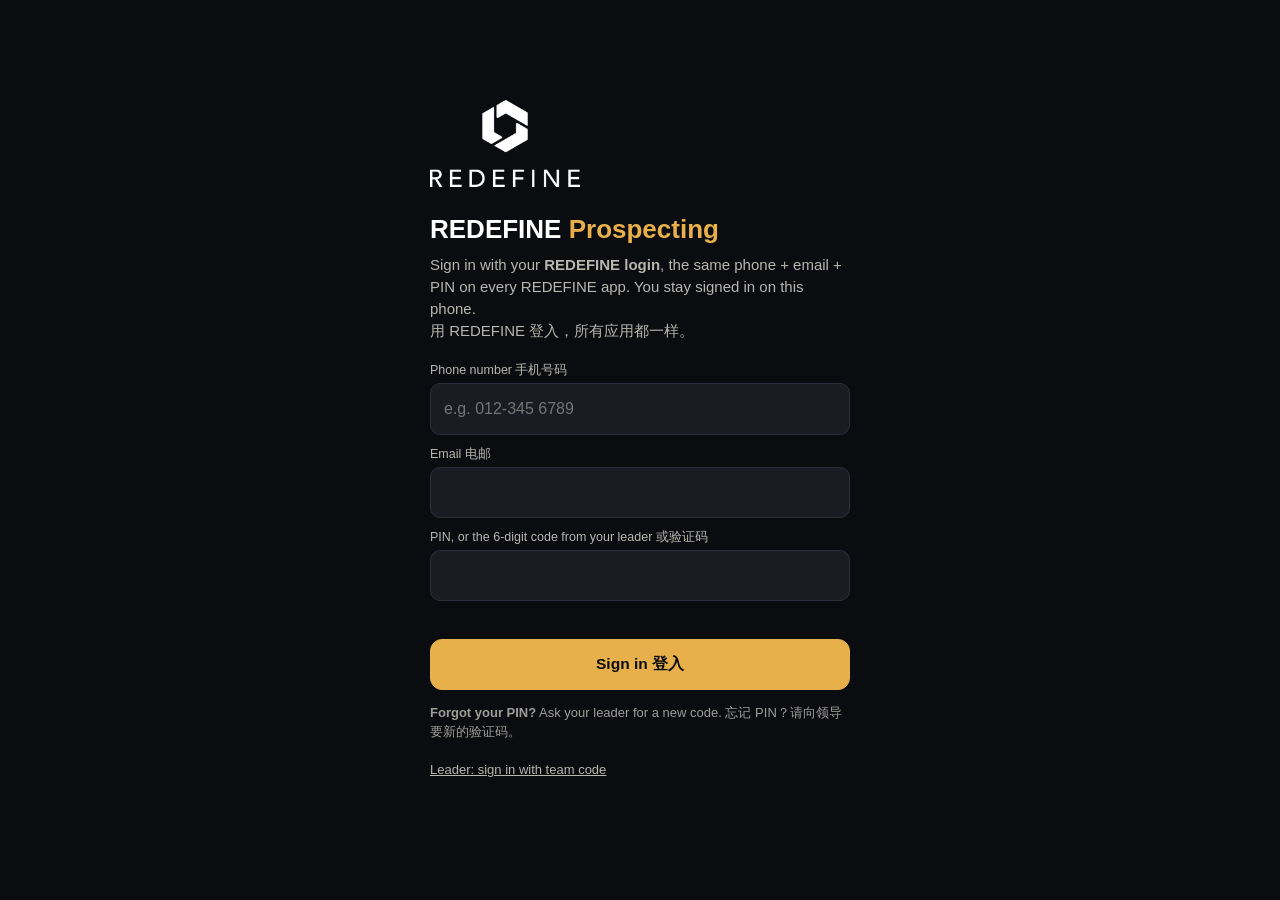
<file: docs/index.html>
<!doctype html>
<html lang="en">
<head>
<meta charset="utf-8">
<meta name="viewport" content="width=device-width, initial-scale=1, viewport-fit=cover">
<title>REDEFINE Prospecting</title>
<meta name="description" content="Snap your referral page. The app counts it, hides client privacy and cheers you on.">
<meta name="theme-color" content="#0B0C10">
<meta name="apple-mobile-web-app-capable" content="yes">
<meta name="apple-mobile-web-app-status-bar-style" content="black-translucent">
<meta name="apple-mobile-web-app-title" content="Prospecting">
<link rel="manifest" href="manifest.webmanifest">
<link rel="icon" href="icons/icon-192.png" type="image/png">
<link rel="apple-touch-icon" href="icons/apple-touch-icon.png">
<link rel="stylesheet" href="style.css">
</head>
<body>
<div id="app"></div>
<div id="toasts" aria-live="polite"></div>
<div id="modal-root"></div>
<script src="config.js"></script>
<script src="sound.js"></script>
<script src="redact.js"></script>
<script src="core.js"></script>
<script src="app.js"></script>
</body>
</html>
</file>
<file: docs/style.css>
:root {
  --ink: #0B0C10; --ink-2: #1A1C24; --gold: #E8B04B; --gold-deep: #B9851F; --cream: #F4EFE4;
  --blue: #3D55E0; --blue-soft: #DCE2FB;
  --bg: #F4EFE4; --card: #FFFFFF; --line: #E4DCCB; --text: #16171C; --muted: #6B6A66; --faint: #9A978F;
  --good: #1F8A4C; --good-bg: #E3F4EA; --warn: #A86500; --warn-bg: #FFF1D6; --bad: #B4232A; --bad-bg: #FBE4E5;
  --bar: #3D55E0; --bar-soft: #AEB9F2; --grid: #ECE6D9;
  --shadow: 0 1px 2px rgba(0,0,0,.06), 0 4px 14px rgba(0,0,0,.05);
  --safe-b: env(safe-area-inset-bottom, 0px);
}
@media (prefers-color-scheme: dark) {
  :root {
    --bg: #0E0F14; --card: #181A22; --line: #2A2D38; --text: #EEECE6; --muted: #A9A69E; --faint: #77756F;
    --blue-soft: #222B5A; --good-bg: #13311F; --warn-bg: #3A2A0C; --bad-bg: #3A1517; --good: #5BD08A; --warn: #F0B54D; --bad: #F2777C;
    --bar: #7C8EF0; --bar-soft: #3B4785; --grid: #23262F; --shadow: none;
  }
}
* { box-sizing: border-box; -webkit-tap-highlight-color: transparent; }
html, body { margin: 0; background: var(--bg); color: var(--text); font: 15px/1.45 -apple-system, BlinkMacSystemFont, "Segoe UI", Roboto, "Noto Sans SC", "PingFang SC", sans-serif; }
body { overflow-x: hidden; }
button, input, textarea, select { font: inherit; color: inherit; }
button { cursor: pointer; }
a { color: var(--blue); }
.wrap { max-width: 640px; margin: 0 auto; padding: 0 14px; }

/* header */
.top { position: sticky; top: 0; z-index: 20; background: var(--ink); color: #fff; padding: calc(env(safe-area-inset-top, 0px) + 10px) 0 10px; }
.top .wrap { display: flex; align-items: center; gap: 10px; }
.brand { display: flex; align-items: center; gap: 9px; flex: 1; min-width: 0; }
.brand img { width: 30px; height: 30px; object-fit: contain; }
.brand b { font-size: 16px; letter-spacing: .3px; white-space: nowrap; }
.brand b span { color: var(--gold); }
.brand small { display: block; font-size: 11px; color: #B9B6AE; font-weight: 400; }
.icon-btn { background: rgba(255,255,255,.1); border: 0; color: #fff; width: 38px; height: 38px; border-radius: 50%; font-size: 17px; display: grid; place-items: center; position: relative; }
.icon-btn.on { background: var(--gold); color: var(--ink); }

/* tabs */
.tabs { position: fixed; left: 0; right: 0; bottom: 0; z-index: 30; background: var(--card); border-top: 1px solid var(--line); padding-bottom: var(--safe-b); }
.tabs .wrap { display: grid; grid-template-columns: repeat(5, 1fr); padding: 0; }
.tab { background: none; border: 0; padding: 7px 0 8px; font-size: 11px; color: var(--muted); display: flex; flex-direction: column; align-items: center; gap: 1px; position: relative; }
.tab i { font-style: normal; font-size: 20px; line-height: 1.2; }
.tab.active { color: var(--text); font-weight: 600; }
.tab.snap i { background: var(--gold); color: var(--ink); width: 50px; height: 50px; border-radius: 50%; display: grid; place-items: center; margin-top: -24px; box-shadow: 0 4px 14px rgba(232,176,75,.45); font-size: 24px; border: 3px solid var(--card); }
.badge { position: absolute; top: 3px; left: 54%; background: #E5383B; color: #fff; font-size: 10px; font-weight: 700; min-width: 17px; height: 17px; border-radius: 9px; padding: 0 4px; display: grid; place-items: center; }
main { padding: 14px 0 calc(96px + var(--safe-b)); }

/* cards */
.card { background: var(--card); border: 1px solid var(--line); border-radius: 16px; padding: 14px; margin-bottom: 12px; box-shadow: var(--shadow); }
.row { display: flex; align-items: center; gap: 10px; }
.grow { flex: 1; min-width: 0; }
.av { width: 38px; height: 38px; border-radius: 50%; display: grid; place-items: center; font-weight: 700; color: #fff; flex: none; font-size: 15px; }
.av.sm { width: 28px; height: 28px; font-size: 12px; }
.name { font-weight: 650; }
.muted { color: var(--muted); }
.faint { color: var(--faint); font-size: 12.5px; }
.big-num { font-size: 34px; font-weight: 800; line-height: 1; color: var(--blue); font-variant-numeric: tabular-nums; }
.pill { font-size: 11.5px; font-weight: 650; padding: 3px 9px; border-radius: 99px; white-space: nowrap; }
.pill.pending { background: var(--warn-bg); color: var(--warn); }
.pill.approved { background: var(--good-bg); color: var(--good); }
.pill.partial { background: var(--blue-soft); color: var(--blue); }
.pill.rejected { background: var(--bad-bg); color: var(--bad); }
.chips { display: flex; flex-wrap: wrap; gap: 6px; margin: 10px 0 2px; }
.chip { background: var(--bg); border: 1px solid var(--line); border-radius: 99px; padding: 3px 10px; font-size: 13px; }
.chip.dup { border-color: var(--warn); }
.chip.rej { text-decoration: line-through; color: var(--faint); }
.photo-box { margin-top: 10px; border-radius: 12px; overflow: hidden; background: var(--bg); min-height: 60px; display: grid; place-items: center; color: var(--faint); font-size: 13px; border: 1px solid var(--line); }
.photo-box img { width: 100%; display: block; }
.actions { display: flex; gap: 6px; margin-top: 10px; flex-wrap: wrap; }
.btn { text-decoration: none; color: inherit; border: 1px solid var(--line); background: var(--card); border-radius: 12px; padding: 9px 14px; font-weight: 600; font-size: 14px; display: inline-flex; align-items: center; gap: 6px; justify-content: center; }
.btn.primary { background: var(--ink); color: #fff; border-color: var(--ink); }
.btn.gold { background: var(--gold); color: var(--ink); border-color: var(--gold); }
.btn.wa { background: #25D366; color: #fff; border-color: #25D366; }
.btn.danger { color: var(--bad); }
.btn.block { width: 100%; padding: 13px; font-size: 15.5px; }
.btn:disabled { opacity: .45; }
.btn.sm { padding: 6px 10px; font-size: 13px; border-radius: 10px; }
@media (prefers-color-scheme: dark) { .btn.primary { background: var(--gold); color: var(--ink); border-color: var(--gold); } }

/* milestone */
.milestone { background: linear-gradient(135deg, #1A1C24, #0B0C10); color: #fff; border: 1px solid #2c2f3a; }
.milestone .big { font-size: 18px; font-weight: 750; margin: 4px 0; }
.milestone .faint { color: #B9B6AE; }

/* comments */
.cmts { margin-top: 10px; border-top: 1px solid var(--line); padding-top: 8px; }
.cmt { display: flex; gap: 8px; margin: 7px 0; font-size: 14px; }
.cmt .bubble { background: var(--bg); border-radius: 12px; padding: 6px 10px; }
.cmt .bubble b { font-size: 12.5px; }
.cbox { display: flex; gap: 6px; margin-top: 6px; }
.cbox input { flex: 1; min-width: 0; border: 1px solid var(--line); background: var(--bg); border-radius: 99px; padding: 8px 13px; }

/* board */
.seg { display: flex; gap: 6px; overflow-x: auto; margin-bottom: 12px; }
.seg button { border: 1px solid var(--line); background: var(--card); border-radius: 99px; padding: 6px 13px; font-size: 13px; white-space: nowrap; }
.seg button.on { background: var(--ink); color: #fff; border-color: var(--ink); }
@media (prefers-color-scheme: dark) { .seg button.on { background: var(--gold); color: var(--ink); border-color: var(--gold); } }
.tiles { display: grid; grid-template-columns: 1fr 1fr; gap: 10px; margin-bottom: 12px; }
.tile { background: var(--card); border: 1px solid var(--line); border-radius: 14px; padding: 12px; }
.tile .k { font-size: 12px; color: var(--muted); }
.tile .v { font-size: 26px; font-weight: 800; font-variant-numeric: tabular-nums; line-height: 1.15; }
.tile .s { font-size: 12px; color: var(--faint); }
h2 { font-size: 16px; margin: 0 0 4px; }
h3 { font-size: 14px; margin: 0 0 8px; color: var(--muted); font-weight: 600; }
.legend { display: flex; gap: 14px; font-size: 12px; color: var(--muted); margin: 4px 0 8px; }
.legend i { display: inline-block; width: 10px; height: 10px; border-radius: 3px; margin-right: 5px; vertical-align: -1px; }
.lb-row { display: grid; grid-template-columns: 22px 1fr; gap: 8px; align-items: center; margin: 8px 0; }
.lb-rank { font-weight: 700; color: var(--muted); text-align: center; font-size: 13px; }
.lb-top { display: flex; justify-content: space-between; font-size: 13.5px; margin-bottom: 3px; gap: 8px; }
.lb-top b { font-variant-numeric: tabular-nums; }
.lb-bar { display: flex; gap: 2px; height: 12px; }
.lb-bar span { display: block; height: 100%; }
.lb-bar span:first-child { border-radius: 4px 0 0 4px; }
.lb-bar span:last-child { border-radius: 0 4px 4px 0; }
.lb-bar span:only-child { border-radius: 4px; }
.chart { position: relative; }
.chart svg { width: 100%; display: block; overflow: visible; }
.tip { position: absolute; pointer-events: none; background: var(--ink); color: #fff; font-size: 12px; padding: 5px 8px; border-radius: 8px; white-space: nowrap; transform: translate(-50%, -110%); display: none; z-index: 5; }
table.data { width: 100%; border-collapse: collapse; font-size: 13px; }
table.data th { text-align: left; font-weight: 600; color: var(--muted); font-size: 12px; padding: 6px 4px; border-bottom: 1px solid var(--line); }
table.data th, table.data td { white-space: nowrap; }
.seg { scrollbar-width: none; } .seg::-webkit-scrollbar { display: none; }
table.data td { padding: 7px 4px; border-bottom: 1px solid var(--line); font-variant-numeric: tabular-nums; }
table.data td.n, table.data th.n { text-align: right; }
.scroll-x { overflow-x: auto; }

/* new referral */
.snap-hero { text-align: center; padding: 26px 16px; }
.snap-hero .big-ico { font-size: 52px; }
.canvas-wrap { position: relative; border-radius: 12px; overflow: hidden; border: 1px solid var(--line); background: #000; touch-action: none; }
.canvas-wrap canvas { width: 100%; display: block; }
.ref-edit { display: grid; grid-template-columns: 26px 1fr auto; gap: 8px; align-items: start; padding: 9px 0; border-bottom: 1px solid var(--line); }
.ref-edit:last-child { border-bottom: 0; }
.ref-edit .no { font-weight: 700; color: var(--muted); padding-top: 8px; text-align: center; }
.ref-edit input { width: 100%; border: 1px solid var(--line); background: var(--bg); border-radius: 10px; padding: 8px 10px; font-weight: 600; }
.ref-edit .priv { font-size: 12px; color: var(--faint); margin-top: 3px; }
.ref-edit.unclear input { border-color: var(--warn); background: var(--warn-bg); }
.notice { border-radius: 12px; padding: 10px 12px; font-size: 13.5px; margin: 10px 0; }
.notice.warn { background: var(--warn-bg); color: var(--warn); }
.notice.info { background: var(--blue-soft); color: var(--blue); }
.notice.bad { background: var(--bad-bg); color: var(--bad); }
.notice.good { background: var(--good-bg); color: var(--good); }
.check { display: flex; gap: 10px; align-items: flex-start; font-size: 14px; padding: 10px 0; }
.check input { width: 22px; height: 22px; flex: none; margin-top: 1px; accent-color: var(--ink); }
.field { display: block; margin: 10px 0; }
.field span { display: block; font-size: 12.5px; color: var(--muted); margin-bottom: 4px; }
.field input, .field textarea, .field select { width: 100%; border: 1px solid var(--line); background: var(--bg); border-radius: 10px; padding: 10px 12px; }
.spinner { width: 38px; height: 38px; border: 4px solid var(--line); border-top-color: var(--gold); border-radius: 50%; animation: spin .8s linear infinite; margin: 16px auto; }
@keyframes spin { to { transform: rotate(360deg); } }
.steps { font-size: 13.5px; margin: 8px 0; padding: 0; list-style: none; }
.steps li { padding: 3px 0; }

/* cheer */
.cheer { text-align: center; padding: 22px 14px; }
.cheer .num { font-size: 64px; font-weight: 850; color: var(--gold); line-height: 1; }
.cheer .msg-c { font-size: 17px; font-weight: 600; margin: 12px 0; }
.confetti { position: fixed; inset: 0; pointer-events: none; z-index: 60; }

/* sign-in */
.signin { min-height: 100vh; background: var(--ink); color: #fff; display: flex; flex-direction: column; justify-content: center; padding: 30px 22px; }
.signin .logo { width: 150px; height: auto; margin-bottom: 18px; }
.signin h1 { margin: 0; font-size: 26px; }
.signin h1 span { color: var(--gold); }
.signin p { color: #B9B6AE; margin: 6px 0 20px; }
.signin .field span { color: #B9B6AE; }
.signin .field input { background: #1A1C24; border-color: #2c2f3a; color: #fff; padding: 13px; font-size: 16px; }
.signin .btn.gold { margin-top: 8px; }
.signin .err { color: #F2777C; min-height: 20px; font-size: 14px; }
.signin .box { max-width: 420px; margin: 0 auto; width: 100%; }

/* toasts & modal */
#toasts { position: fixed; top: calc(env(safe-area-inset-top, 0px) + 8px); left: 0; right: 0; z-index: 80; display: flex; flex-direction: column; align-items: center; gap: 6px; pointer-events: none; padding: 0 10px; }
.toast { pointer-events: auto; background: var(--card); color: var(--text); border: 1px solid var(--line); box-shadow: 0 8px 28px rgba(0,0,0,.18); border-radius: 16px; padding: 10px 12px; width: 100%; max-width: 440px; display: flex; gap: 10px; align-items: center; animation: drop .25s ease-out; cursor: pointer; }
.toast .tt { font-size: 12px; color: var(--muted); }
.toast .tb { font-size: 14px; }
@keyframes drop { from { transform: translateY(-30px); opacity: 0; } to { transform: none; opacity: 1; } }
.modal-bg { position: fixed; inset: 0; background: rgba(0,0,0,.5); z-index: 90; display: flex; align-items: flex-end; justify-content: center; }
.modal { background: var(--card); border-radius: 20px 20px 0 0; width: 100%; max-width: 560px; padding: 18px 16px calc(18px + var(--safe-b)); max-height: 88vh; overflow: auto; animation: up .2s ease-out; }
@keyframes up { from { transform: translateY(40px); opacity: .5; } to { transform: none; opacity: 1; } }
.modal h2 { font-size: 18px; margin-bottom: 8px; }
.modal .btns { display: flex; gap: 8px; margin-top: 14px; }
.modal .btns .btn { flex: 1; padding: 12px; }
.modal textarea { width: 100%; min-height: 150px; border: 1px solid var(--line); background: var(--bg); border-radius: 12px; padding: 10px; font-size: 14px; }
.empty { text-align: center; color: var(--muted); padding: 30px 10px; }
.sample-bar { background: var(--gold); color: var(--ink); text-align: center; font-size: 12.5px; font-weight: 600; padding: 5px 10px; }

/* which list: referral (blue) vs roadshow (orange) */
.pick-card { display: grid; grid-template-columns: 70px 1fr; gap: 14px; align-items: center; width: 100%; text-align: left; border: 3px solid; border-radius: 18px; padding: 14px; margin-bottom: 12px; font: inherit; color: #16171C; }
.pick-card.ref { border-color: #3D55E0; background: #EEF1FD; }
.pick-card.rs { border-color: #E8590C; background: #FFF0E6; }
.pick-card:active { transform: scale(.98); }
.pick-t { font-size: 19px; font-weight: 800; letter-spacing: .3px; }
.pick-card.ref .pick-t { color: #2A3FC2; } .pick-card.rs .pick-t { color: #C2410C; }
.pick-zh { font-size: 15px; font-weight: 700; margin-bottom: 4px; color: #16171C; }
.pick-d { font-size: 13.5px; line-height: 1.4; color: #33343a; }
.pick-tag { font-size: 12.5px; margin-top: 6px; font-weight: 600; color: #16171C; }
.mode-bar { display: flex; justify-content: space-between; align-items: center; gap: 8px; border-radius: 12px; padding: 9px 12px; margin-bottom: 10px; font-size: 13.5px; color: #fff; }
.mode-bar.ref { background: #3D55E0; } .mode-bar.rs { background: #E8590C; }
.mode-bar a { color: #fff; font-weight: 700; text-decoration: underline; white-space: nowrap; }

/* several photos in one record */
.photo-strip { display: flex; gap: 8px; overflow-x: auto; scroll-snap-type: x mandatory; margin-top: 10px; padding-bottom: 4px; }
.strip-item { flex: 0 0 86%; scroll-snap-align: start; position: relative; }
.strip-item .photo-box { margin-top: 0; }
.strip-n { position: absolute; top: 6px; left: 6px; z-index: 2; background: rgba(11,12,16,.75); color: #fff; font-size: 12px; font-weight: 700; padding: 2px 8px; border-radius: 99px; }
.page-block { margin-top: 12px; padding-top: 10px; border-top: 1px dashed var(--line); }
.page-block:first-of-type { border-top: 0; padding-top: 0; }
</file>
